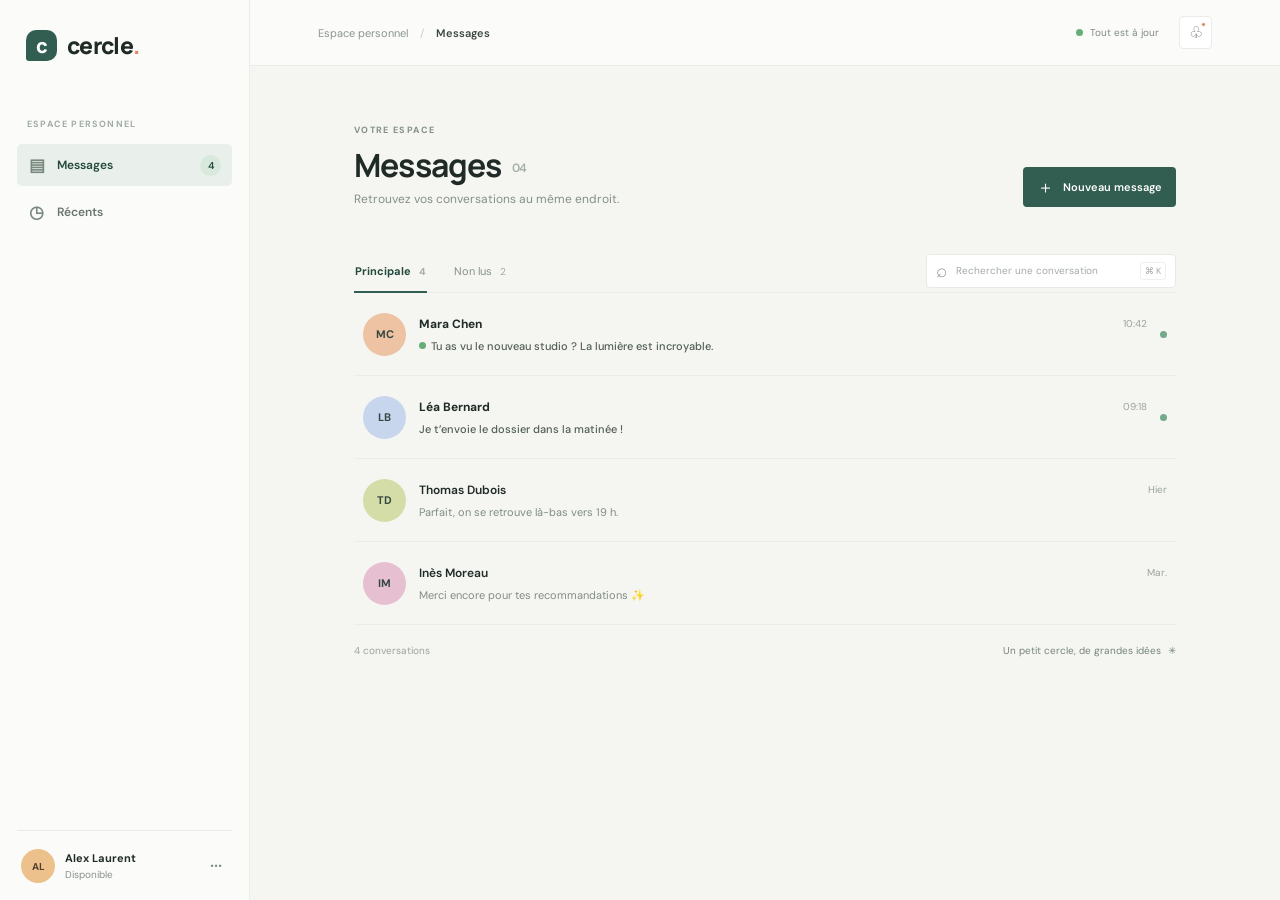
<file: chat/index.html>
<!DOCTYPE html>
<html lang="fr">
<head>
	<meta charset="UTF-8">
	<meta name="viewport" content="width=device-width, initial-scale=1.0">
	<meta name="theme-color" content="#f5f6f2">
	<title>Messages — Cercle</title>
	<link rel="preconnect" href="https://fonts.googleapis.com">
	<link rel="preconnect" href="https://fonts.gstatic.com" crossorigin>
	<link href="https://fonts.googleapis.com/css2?family=DM+Sans:wght@400;500;600;700&family=Manrope:wght@500;600;700;800&display=swap" rel="stylesheet">
	<link rel="stylesheet" href="style.css">
	<script src="app.js" defer></script>
</head>
<body>
	<div class="app-shell">
		<aside class="sidebar">
			<a class="brand" href="index.html" aria-label="Cercle, boîte de réception">
				<span class="brand-icon" aria-hidden="true">c</span><span>cercle<span class="brand-dot">.</span></span>
			</a>
			<div class="workspace-label">ESPACE PERSONNEL</div>
			<nav class="side-nav" aria-label="Navigation principale">
				<a class="nav-link active" href="index.html"><span class="nav-icon" aria-hidden="true">▤</span>Messages<span class="nav-count">4</span></a>
				<a class="nav-link" href="conversation.html?contact=lea"><span class="nav-icon" aria-hidden="true">◷</span>Récents</a>
			</nav>
			<div class="sidebar-bottom">
				<div class="profile-avatar">AL</div>
				<div class="profile-info"><strong>Alex Laurent</strong><span>Disponible</span></div>
				<button class="more-button" type="button" aria-label="Plus d’options">···</button>
			</div>
		</aside>

		<main class="main-area">
			<header class="topbar">
				<div class="breadcrumb">Espace personnel <span>/</span> <strong>Messages</strong></div>
				<div class="topbar-actions"><span class="sync-status"><i></i> Tout est à jour</span><button class="icon-button" type="button" aria-label="Notifications">♧<span class="notification-dot"></span></button></div>
			</header>

			<section class="inbox-page" aria-labelledby="inbox-title">
				<div class="page-heading">
					<div><p class="overline">VOTRE ESPACE</p><h1 id="inbox-title">Messages <span class="heading-count">04</span></h1><p class="heading-subtitle">Retrouvez vos conversations au même endroit.</p></div>
					<a class="primary-button" href="conversation.html?contact=mara"><span aria-hidden="true">＋</span> Nouveau message</a>
				</div>

				<div class="inbox-toolbar">
					<div class="tabs" role="tablist" aria-label="Filtrer les messages">
						<button class="tab active" type="button" role="tab" aria-selected="true" data-inbox-filter="all">Principale <span>4</span></button>
						<button class="tab" type="button" role="tab" aria-selected="false" data-inbox-filter="unread">Non lus <span>2</span></button>
					</div>
					<label class="search-box"><span aria-hidden="true">⌕</span><input id="conversation-search" type="search" placeholder="Rechercher une conversation" aria-label="Rechercher une conversation"><kbd>⌘ K</kbd></label>
				</div>

				<div class="conversation-list" id="conversation-list">
					<a class="conversation-row unread" href="conversation.html?contact=mara" data-contact="mara" data-unread="true">
						<span class="avatar avatar-mara">MC</span>
						<span class="conversation-copy"><span class="conversation-top"><strong>Mara Chen</strong><time>10:42</time></span><span class="conversation-preview"><span class="presence"></span>Tu as vu le nouveau studio ? La lumière est incroyable.</span></span>
						<span class="unread-dot" aria-label="Non lu"></span>
					</a>
					<a class="conversation-row unread" href="conversation.html?contact=lea" data-contact="lea" data-unread="true">
						<span class="avatar avatar-lea">LB</span>
						<span class="conversation-copy"><span class="conversation-top"><strong>Léa Bernard</strong><time>09:18</time></span><span class="conversation-preview">Je t’envoie le dossier dans la matinée !</span></span>
						<span class="unread-dot" aria-label="Non lu"></span>
					</a>
					<a class="conversation-row" href="conversation.html?contact=thomas" data-contact="thomas" data-unread="false">
						<span class="avatar avatar-thomas">TD</span>
						<span class="conversation-copy"><span class="conversation-top"><strong>Thomas Dubois</strong><time>Hier</time></span><span class="conversation-preview">Parfait, on se retrouve là-bas vers 19 h.</span></span>
					</a>
					<a class="conversation-row" href="conversation.html?contact=ines" data-contact="ines" data-unread="false">
						<span class="avatar avatar-ines">IM</span>
						<span class="conversation-copy"><span class="conversation-top"><strong>Inès Moreau</strong><time>Mar.</time></span><span class="conversation-preview">Merci encore pour tes recommandations ✨</span></span>
					</a>
					<div class="no-results" id="no-results" hidden>Aucune conversation trouvée.</div>
				</div>

				<footer class="inbox-footer"><span>4 conversations</span><span>Un petit cercle, de grandes idées <span aria-hidden="true">✳</span></span></footer>
			</section>
		</main>
	</div>
</body>
</html>
</file>
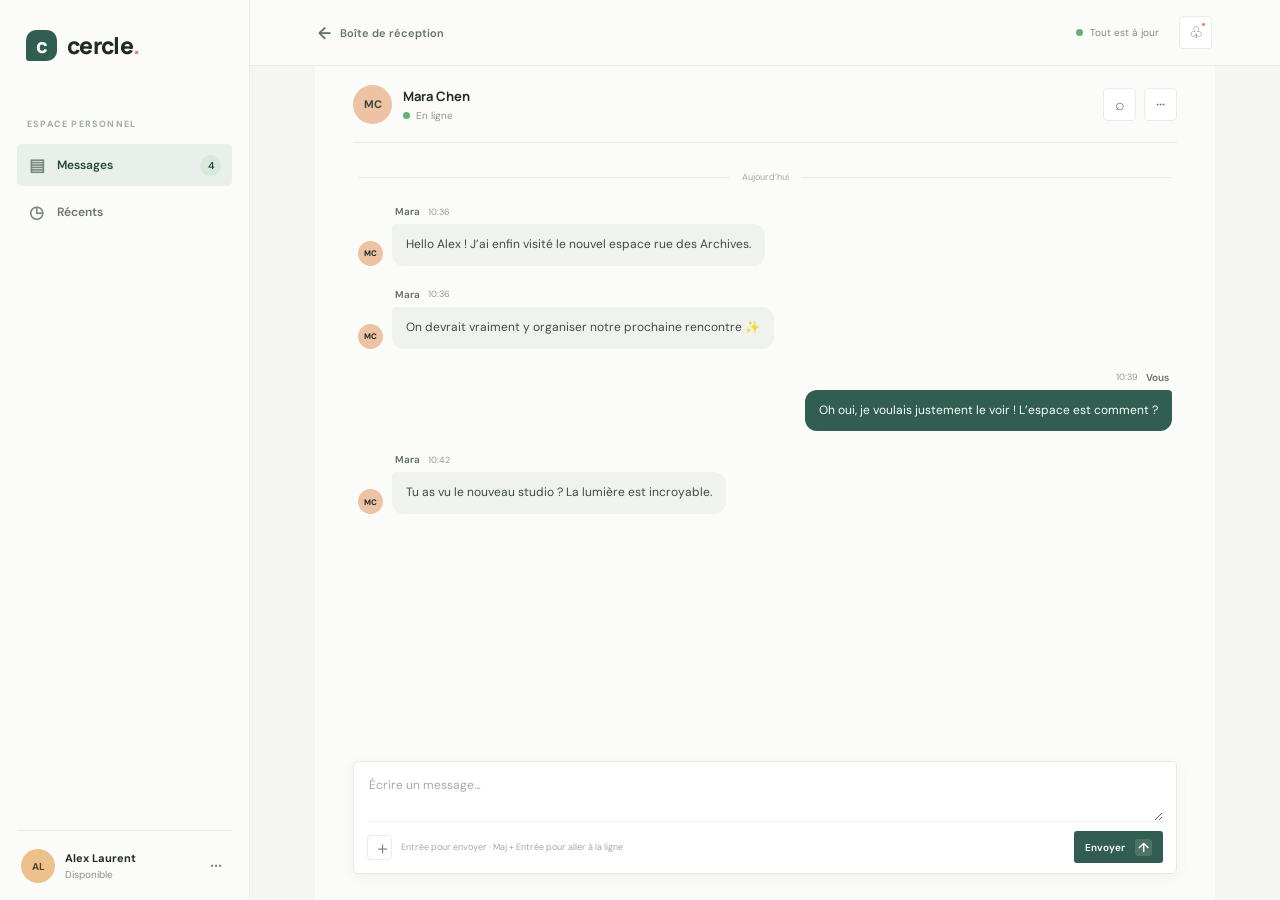
<file: chat/conversation.html>
<!DOCTYPE html>
<html lang="fr">
<head>
  <meta charset="UTF-8">
  <meta name="viewport" content="width=device-width, initial-scale=1.0">
  <meta name="theme-color" content="#f5f6f2">
  <title>Conversation — Cercle</title>
  <link rel="preconnect" href="https://fonts.googleapis.com">
  <link rel="preconnect" href="https://fonts.gstatic.com" crossorigin>
  <link href="https://fonts.googleapis.com/css2?family=DM+Sans:wght@400;500;600;700&family=Manrope:wght@500;600;700;800&display=swap" rel="stylesheet">
  <link rel="stylesheet" href="style.css">
  <script src="app.js" defer></script>
</head>
<body>
  <div class="app-shell">
    <aside class="sidebar">
      <a class="brand" href="index.html" aria-label="Cercle, boîte de réception">
        <span class="brand-icon" aria-hidden="true">c</span><span>cercle<span class="brand-dot">.</span></span>
      </a>
      <div class="workspace-label">ESPACE PERSONNEL</div>
      <nav class="side-nav" aria-label="Navigation principale">
        <a class="nav-link active" href="index.html"><span class="nav-icon" aria-hidden="true">▤</span>Messages<span class="nav-count">4</span></a>
        <a class="nav-link" href="conversation.html?contact=lea"><span class="nav-icon" aria-hidden="true">◷</span>Récents</a>
      </nav>
      <div class="sidebar-bottom">
        <div class="profile-avatar">AL</div>
        <div class="profile-info"><strong>Alex Laurent</strong><span>Disponible</span></div>
        <button class="more-button" type="button" aria-label="Plus d’options">···</button>
      </div>
    </aside>

    <main class="main-area conversation-area">
      <header class="topbar">
        <a class="back-link" href="index.html"><span aria-hidden="true">←</span> Boîte de réception</a>
        <div class="topbar-actions"><span class="sync-status"><i></i> Tout est à jour</span><button class="icon-button" type="button" aria-label="Notifications">♧<span class="notification-dot"></span></button></div>
      </header>

      <section class="chat-panel" aria-label="Conversation">
        <header class="chat-header">
          <div class="chat-person"><span class="avatar avatar-mara" id="contact-avatar">MC</span><div><h1 id="contact-name">Mara Chen</h1><p><span class="presence"></span><span id="contact-status">En ligne</span></p></div></div>
          <div class="chat-header-actions"><button class="icon-button" type="button" aria-label="Rechercher dans la conversation">⌕</button><button class="icon-button" type="button" aria-label="Plus d’options">···</button></div>
        </header>

        <div class="message-stream" id="message-stream" aria-live="polite" aria-relevant="additions text">
          <div class="day-divider"><span>Aujourd’hui</span></div>
          <div class="message-group received-group">
            <span class="mini-avatar avatar-mara" id="message-avatar">MC</span>
            <div><div class="message-meta"><strong id="message-sender">Mara</strong><time>10:36</time></div><div class="bubble received">Hello Alex ! J’ai enfin visité le nouvel espace rue des Archives.</div><div class="bubble received">On devrait vraiment y organiser notre prochaine rencontre ✨</div></div>
          </div>
          <div class="message-group sent-group"><div><div class="message-meta sent-meta"><time>10:39</time><strong>Vous</strong></div><div class="bubble sent">Oh oui, je voulais justement le voir ! L’espace est comment ?</div></div></div>
          <div class="message-group received-group">
            <span class="mini-avatar avatar-mara">MC</span>
            <div><div class="message-meta"><strong id="message-sender-two">Mara</strong><time>10:42</time></div><div class="bubble received">Tu as vu le nouveau studio ? La lumière est incroyable.</div></div>
          </div>
        </div>

        <form class="composer" id="message-form">
          <label class="sr-only" for="message-input">Écrire un message</label>
          <textarea id="message-input" rows="1" maxlength="1000" placeholder="Écrire un message…"></textarea>
          <div class="composer-footer"><div class="composer-tools"><button class="tool-button" type="button" aria-label="Ajouter une pièce jointe" title="Ajouter une pièce jointe">＋</button><span>Entrée pour envoyer · Maj + Entrée pour aller à la ligne</span></div><button class="send-button" type="submit" aria-label="Envoyer le message">Envoyer <span aria-hidden="true">↑</span></button></div>
        </form>
      </section>
    </main>
  </div>
</body>
</html>
</file>
<file: chat/style.css>
:root {
  --page: #f5f6f2;
  --surface: #fff;
  --ink: #202a27;
  --muted: #89928d;
  --line: #e9ece7;
  --green: #315e50;
  --green-dark: #23483c;
  --mint: #dcebe3;
  --lime: #d9ec8b;
  --orange: #e58665;
  --sans: "DM Sans", sans-serif;
  --display: "Manrope", sans-serif;
}

* { box-sizing: border-box; }
body { margin: 0; background: var(--page); color: var(--ink); font-family: var(--sans); font-size: 14px; }
a { color: inherit; text-decoration: none; }
button, input, textarea { font: inherit; }
button:focus-visible, a:focus-visible, input:focus-visible, textarea:focus-visible { outline: 3px solid #e58665; outline-offset: 3px; }
.app-shell { display: grid; min-height: 100vh; grid-template-columns: 250px minmax(0, 1fr); }
.sidebar { position: sticky; top: 0; display: flex; height: 100vh; flex-direction: column; border-right: 1px solid var(--line); padding: 29px 17px 17px; background: #fbfcf9; }
.brand { display: flex; align-items: center; gap: 10px; padding: 0 9px; font: 800 23px var(--display); letter-spacing: -.7px; }
.brand-icon { display: grid; width: 31px; height: 31px; place-items: center; border-radius: 10px 10px 10px 3px; background: var(--green); color: white; font: 800 20px var(--display); }
.brand-dot { color: var(--orange); }
.workspace-label { margin: 57px 10px 14px; color: #a1aaa4; font-size: 9px; font-weight: 700; letter-spacing: 1.2px; }
.side-nav { display: grid; gap: 5px; }
.nav-link { display: flex; min-height: 42px; align-items: center; gap: 12px; border-radius: 5px; padding: 0 11px; color: #69746e; font-size: 12px; font-weight: 600; }
.nav-link:hover { background: #f0f3ee; color: var(--ink); }
.nav-link.active { background: #e9f0eb; color: var(--green-dark); }
.nav-icon { width: 17px; color: #7a8980; font-size: 17px; text-align: center; }
.nav-count { display: grid; width: 21px; height: 21px; place-items: center; margin-left: auto; border-radius: 50%; background: #d9e8dd; color: var(--green-dark); font-size: 10px; }
.sidebar-bottom { display: flex; align-items: center; gap: 10px; margin-top: auto; border-top: 1px solid var(--line); padding: 18px 4px 0; }
.profile-avatar { display: grid; width: 34px; height: 34px; flex: 0 0 auto; place-items: center; border-radius: 50%; background: #edc18b; color: #523e2e; font-size: 10px; font-weight: 700; }
.profile-info { display: grid; gap: 3px; font-size: 11px; }
.profile-info strong { font-size: 11px; }
.profile-info span { color: var(--muted); font-size: 10px; }
.more-button { margin-left: auto; border: 0; background: none; color: #7d8982; cursor: pointer; font-size: 21px; }
.main-area { min-width: 0; }
.topbar { display: flex; height: 66px; align-items: center; justify-content: space-between; border-bottom: 1px solid var(--line); padding: 0 clamp(24px, 5.3vw, 76px); background: #fbfcf9; }
.breadcrumb { color: #8a948d; font-size: 11px; }
.breadcrumb span { margin: 0 9px; color: #c4cac5; }
.breadcrumb strong { color: #3d4942; font-weight: 600; }
.topbar-actions { display: flex; align-items: center; gap: 20px; }
.sync-status { display: inline-flex; align-items: center; gap: 7px; color: #7f8983; font-size: 10px; }
.sync-status i, .presence { width: 7px; height: 7px; border-radius: 50%; background: #67ad78; }
.icon-button { position: relative; display: grid; width: 33px; height: 33px; place-items: center; border: 1px solid var(--line); border-radius: 4px; background: white; color: #68746d; cursor: pointer; font-size: 16px; }
.notification-dot { position: absolute; top: 5px; right: 5px; width: 5px; height: 5px; border: 1px solid white; border-radius: 50%; background: var(--orange); }
.inbox-page { width: min(890px, 100%); margin: 0 auto; padding: 58px 34px 30px; }
.page-heading { display: flex; align-items: end; justify-content: space-between; gap: 20px; margin-bottom: 42px; }
.overline { margin-bottom: 10px; color: #829087; font-size: 9px; font-weight: 700; letter-spacing: 1.35px; }
h1, h2, p { margin-top: 0; }
.page-heading h1 { margin-bottom: 7px; font: 700 32px/1.2 var(--display); letter-spacing: -.8px; }
.heading-count { margin-left: 5px; color: #a4ada7; font: 600 12px var(--sans); vertical-align: middle; }
.heading-subtitle { margin-bottom: 0; color: #858f89; font-size: 12px; }
.primary-button { display: inline-flex; min-height: 40px; align-items: center; gap: 9px; border-radius: 4px; padding: 0 14px; background: var(--green); color: white; font-size: 11px; font-weight: 600; transition: background .2s, transform .2s; }
.primary-button:hover { transform: translateY(-1px); background: var(--green-dark); }
.primary-button span { font-size: 17px; font-weight: 400; }
.inbox-toolbar { display: flex; align-items: center; justify-content: space-between; gap: 18px; border-bottom: 1px solid var(--line); }
.tabs { display: flex; align-items: center; gap: 26px; }
.tab { position: relative; min-height: 43px; border: 0; padding: 0 1px; background: transparent; color: #859088; cursor: pointer; font-size: 11px; }
.tab span { margin-left: 5px; color: #a3aca6; font-size: 10px; }
.tab.active { color: var(--green-dark); font-weight: 700; }
.tab.active::after { position: absolute; right: 0; bottom: -1px; left: 0; height: 2px; background: var(--green); content: ""; }
.search-box { display: flex; width: min(250px, 43%); height: 34px; align-items: center; gap: 7px; border: 1px solid #e6eae5; border-radius: 4px; padding: 0 9px; background: white; color: #929c95; }
.search-box > span { font-size: 19px; line-height: 1; }
.search-box input { width: 100%; min-width: 0; border: 0; outline: 0; color: var(--ink); font-size: 10px; }
.search-box input::placeholder { color: #a3aba5; }
.search-box kbd { flex: 0 0 auto; border: 1px solid #edf0ed; border-radius: 3px; padding: 2px 4px; color: #a3aba5; font: 9px var(--sans); }
.conversation-list { min-height: 330px; }
.conversation-row { display: flex; min-height: 83px; align-items: center; gap: 13px; border-bottom: 1px solid var(--line); padding: 12px 9px; transition: background .18s; }
.conversation-row:hover { background: #eef3ed; }
.avatar { display: grid; width: 43px; height: 43px; flex: 0 0 auto; place-items: center; border-radius: 50%; color: #36483f; font-size: 11px; font-weight: 700; }
.avatar-mara { background: #edc3a4; }
.avatar-lea { background: #c7d5ed; }
.avatar-thomas { background: #d4dda7; }
.avatar-ines { background: #e6bfd1; }
.conversation-copy { display: grid; min-width: 0; flex: 1; gap: 7px; }
.conversation-top { display: flex; align-items: center; justify-content: space-between; gap: 12px; }
.conversation-top strong { font-size: 12px; font-weight: 600; }
.conversation-top time { flex: 0 0 auto; color: #9aa39d; font-size: 10px; }
.conversation-preview { overflow: hidden; color: #818c85; font-size: 11px; text-overflow: ellipsis; white-space: nowrap; }
.conversation-preview .presence { display: inline-block; margin-right: 5px; vertical-align: 1px; }
.unread .conversation-top strong { font-weight: 700; }
.unread .conversation-preview { color: #515e56; font-weight: 500; }
.unread-dot { width: 7px; height: 7px; flex: 0 0 auto; border-radius: 50%; background: #74a98b; }
.no-results { padding: 45px 10px; color: var(--muted); font-size: 12px; text-align: center; }
.inbox-footer { display: flex; justify-content: space-between; padding-top: 19px; color: #9aa39d; font-size: 10px; }
.inbox-footer span:last-child { color: #75847a; }
.inbox-footer span span { margin-left: 4px; color: var(--orange); }
.back-link { display: inline-flex; align-items: center; gap: 9px; color: #647269; font-size: 11px; font-weight: 600; }
.back-link:hover { color: var(--green-dark); }
.back-link span { font-size: 17px; }
.conversation-area { display: flex; min-height: 100vh; flex-direction: column; }
.chat-panel { display: flex; width: min(900px, 100%); min-height: calc(100vh - 66px); flex: 1; flex-direction: column; margin: 0 auto; padding: 0 38px; background: #fbfcf9; }
.chat-header { display: flex; min-height: 77px; align-items: center; justify-content: space-between; border-bottom: 1px solid var(--line); }
.chat-person { display: flex; align-items: center; gap: 11px; }
.chat-person .avatar { width: 39px; height: 39px; }
.chat-person h1 { margin-bottom: 4px; font: 700 13px var(--display); }
.chat-person p { display: flex; align-items: center; gap: 6px; margin: 0; color: #8b958e; font-size: 10px; }
.chat-header-actions { display: flex; gap: 8px; }
.message-stream { display: flex; flex: 1; flex-direction: column; gap: 22px; overflow-y: auto; padding: 28px 5px 30px; }
.day-divider { display: flex; align-items: center; gap: 12px; color: #a0a9a3; font-size: 9px; }
.day-divider::before, .day-divider::after { height: 1px; flex: 1; background: var(--line); content: ""; }
.message-group { display: flex; max-width: 78%; align-items: end; gap: 9px; animation: message-in .2s ease both; }
.received-group { align-self: flex-start; }
.sent-group { align-self: flex-end; }
.mini-avatar { display: grid; width: 25px; height: 25px; flex: 0 0 auto; place-items: center; border-radius: 50%; font-size: 8px; font-weight: 700; }
.message-meta { display: flex; align-items: center; gap: 8px; margin: 0 0 6px 3px; color: #929c95; font-size: 9px; }
.message-meta strong { color: #637067; font-size: 10px; font-weight: 600; }
.sent-meta { justify-content: end; margin-right: 3px; }
.bubble { width: fit-content; max-width: min(470px, 100%); margin-top: 5px; border-radius: 4px 12px 12px 12px; padding: 11px 14px; font-size: 12px; line-height: 1.65; overflow-wrap: anywhere; }
.received { background: #eff2ed; color: #3e4b43; }
.sent { margin-left: auto; border-radius: 12px 4px 12px 12px; background: var(--green); color: white; }
.composer { margin: 10px 0 26px; border: 1px solid #e3e9e2; border-radius: 5px; padding: 12px 13px 10px; background: white; box-shadow: 0 3px 14px #304a3610; }
.composer textarea { display: block; width: 100%; min-height: 47px; max-height: 150px; resize: vertical; border: 0; outline: 0; color: var(--ink); font-size: 12px; line-height: 1.6; }
.composer textarea::placeholder { color: #a2aba4; }
.composer-footer { display: flex; align-items: center; justify-content: space-between; gap: 10px; border-top: 1px solid #f0f2ef; padding-top: 9px; }
.composer-tools { display: flex; align-items: center; gap: 9px; color: #a0aaa3; font-size: 9px; }
.tool-button { display: grid; width: 25px; height: 25px; place-items: center; border: 1px solid var(--line); border-radius: 4px; background: white; color: #708077; cursor: pointer; font-size: 17px; }
.send-button { display: inline-flex; min-height: 32px; align-items: center; gap: 10px; border: 0; border-radius: 3px; padding: 0 11px; background: var(--green); color: white; cursor: pointer; font-size: 10px; font-weight: 600; }
.send-button:hover { background: var(--green-dark); }
.send-button span { display: grid; width: 17px; height: 17px; place-items: center; border-radius: 3px; background: #ffffff24; font-size: 13px; }
.sr-only { position: absolute; width: 1px; height: 1px; overflow: hidden; clip: rect(0, 0, 0, 0); white-space: nowrap; clip-path: inset(50%); }
@keyframes message-in { from { opacity: 0; transform: translateY(5px); } to { opacity: 1; transform: translateY(0); } }

@media (max-width: 760px) {
  .app-shell { grid-template-columns: 66px minmax(0, 1fr); }
  .sidebar { align-items: center; padding: 20px 7px 13px; }
  .brand { padding: 0; }
  .brand > span:last-child, .workspace-label, .nav-link:not(.active), .nav-link.active { font-size: 0; }
  .side-nav { width: 100%; margin-top: 44px; }
  .nav-link { position: relative; justify-content: center; gap: 0; padding: 0; }
  .nav-link .nav-icon { font-size: 17px; }
  .nav-count { position: absolute; top: 1px; right: 1px; width: 15px; height: 15px; font-size: 8px; }
  .sidebar-bottom { justify-content: center; padding-top: 12px; }
  .profile-info, .more-button { display: none; }
  .topbar { height: 58px; padding: 0 18px; }
  .inbox-page { padding: 43px 22px 24px; }
  .chat-panel { min-height: calc(100vh - 58px); padding: 0 20px; }
  .message-group { max-width: 90%; }
}
@media (max-width: 520px) {
  .app-shell { grid-template-columns: 1fr; grid-template-rows: auto 1fr; }
  .sidebar { position: sticky; z-index: 2; top: 0; height: 58px; flex-direction: row; justify-content: space-between; border-right: 0; border-bottom: 1px solid var(--line); padding: 0 17px; }
  .brand { font-size: 20px; }
  .brand > span:last-child { display: inline; font-size: 20px; }
  .brand-icon { width: 29px; height: 29px; }
  .workspace-label, .side-nav, .sidebar-bottom { display: none; }
  .main-area { min-height: calc(100vh - 58px); }
  .topbar { height: 48px; }
  .inbox-page { padding: 32px 17px 22px; }
  .page-heading { align-items: flex-start; margin-bottom: 28px; }
  .page-heading h1 { font-size: 28px; }
  .heading-subtitle { max-width: 220px; font-size: 11px; line-height: 1.5; }
  .primary-button { min-height: 36px; gap: 5px; padding: 0 9px; font-size: 10px; white-space: nowrap; }
  .primary-button span { font-size: 14px; }
  .inbox-toolbar { align-items: flex-end; flex-wrap: wrap; gap: 8px; }
  .tabs { gap: 20px; }
  .search-box { width: 100%; margin-bottom: 10px; }
  .search-box kbd { display: none; }
  .conversation-row { min-height: 74px; gap: 10px; padding: 10px 3px; }
  .avatar { width: 39px; height: 39px; }
  .conversation-preview { max-width: 72vw; font-size: 10px; }
  .inbox-footer { gap: 12px; font-size: 9px; }
  .inbox-footer span:last-child { text-align: right; }
  .chat-panel { min-height: calc(100vh - 106px); padding: 0 15px; }
  .chat-header { min-height: 66px; }
  .message-stream { gap: 19px; padding: 22px 0; }
  .message-group { max-width: 95%; }
  .bubble { font-size: 11px; }
  .composer { margin-bottom: 14px; }
  .composer-tools span { display: none; }
  .sync-status { display: none; }
}
@media (prefers-reduced-motion: reduce) {
  *, *::before, *::after { scroll-behavior: auto !important; animation-duration: .01ms !important; animation-iteration-count: 1 !important; transition-duration: .01ms !important; }
}
</file>
